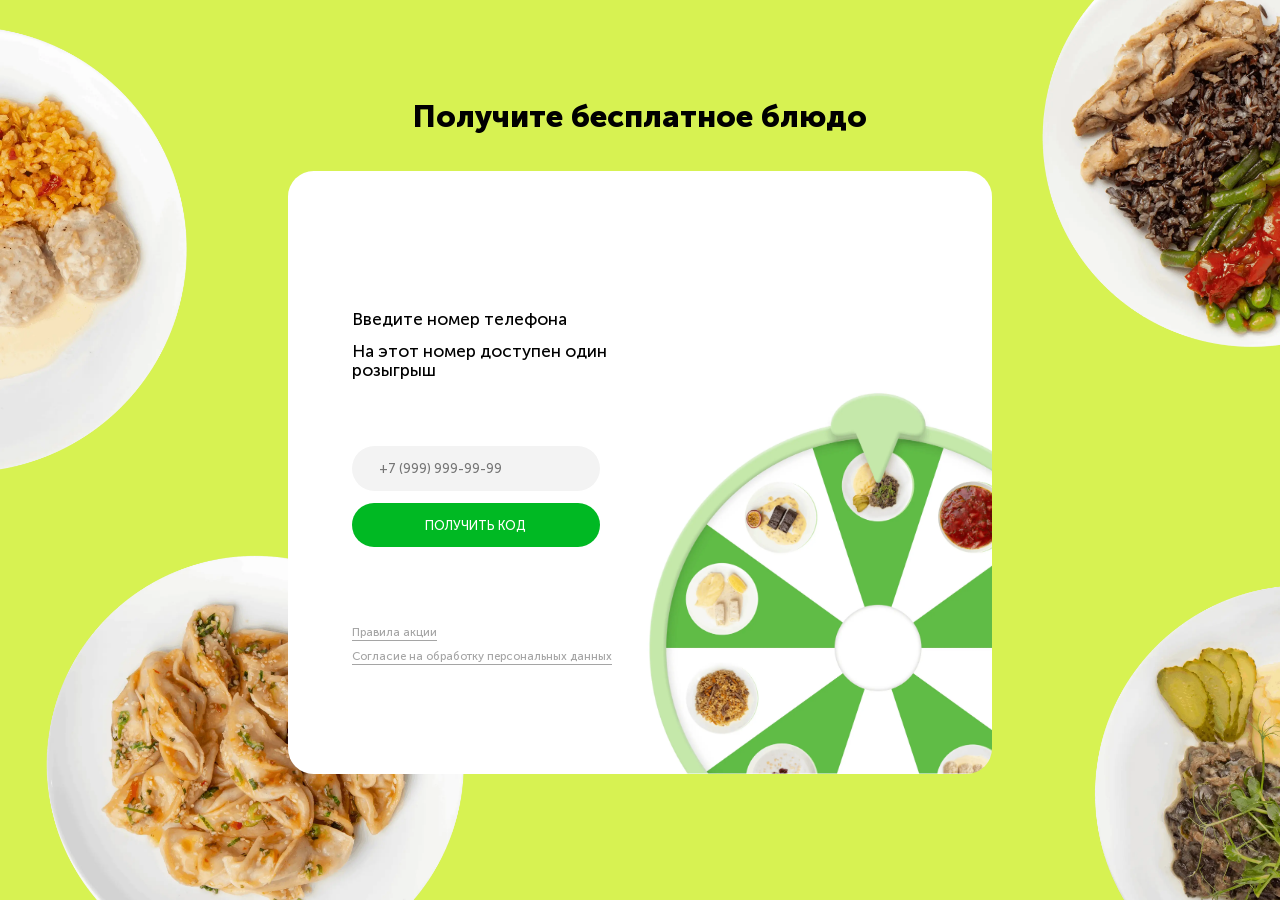
<file: index.html>
<!DOCTYPE html>
<html lang="en">
  <head>
    <meta charset="UTF-8" />
    <meta name="viewport" content="width=device-width, initial-scale=1.0" />
    <title>Fortune</title>
    <link rel="stylesheet" href="style.css" />
  </head>
  <body>
    <div class="toast-container" id="toastContainer"></div>
    <h2>Получите бесплатное блюдо</h2>
    <div class="container">
      <div class="text">
        <p>Введите номер телефона</p>
        <p>На этот номер доступен один розыгрыш</p>
        <div id="phone-form-container">
          <form id="phoneForm">
            <input
                    type="tel"
                    id="phoneInput"
                    placeholder="+7 (999) 999-99-99"
                    maxlength="18"
                    class="form-input"
            />
            <input type="submit" value="Получить код" id="submitPhone" />
          </form>
        </div>
        <div id="code-form-container" class="hidden">
          <p>Мы отправили СМС с кодом на ваш номер</p>
          <form id="codeForm">
            <input
                    type="tel"
                    id="codeInput"
                    placeholder="1234"
                    maxlength="4"
                    class="form-input"
            />
            <input type="submit" value="Подтвердить" id="submitCode" />
          </form>
        </div>
        <a href="#">Правила акции</a>
        <a href="#">Согласие на&nbsp;обработку персональных данных</a>
      </div>
    </div>
    <script src="script.js"></script>
  </body>
 
</html>
</file>
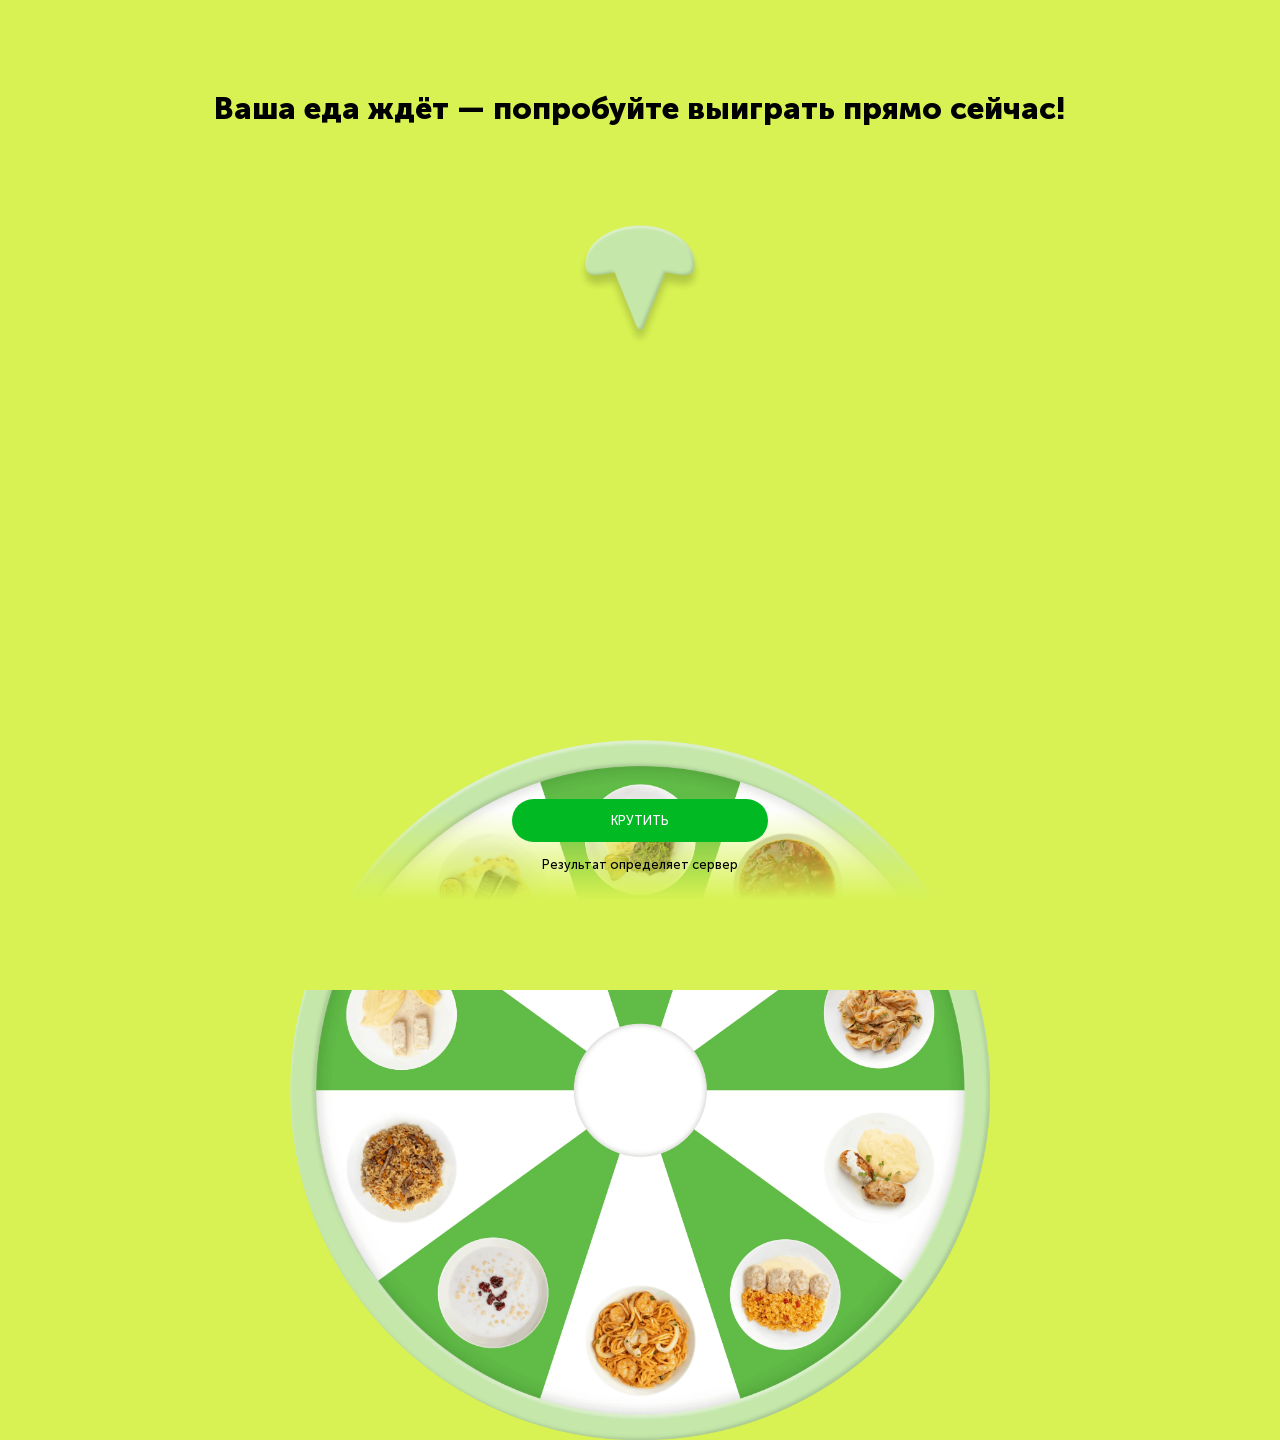
<file: index2.html>
<!DOCTYPE html>
<html lang="en">
<head>
    <meta charset="UTF-8">
    <meta name="viewport" content="width=device-width, initial-scale=1.0">
    <title>Fortune</title>
    <link rel="stylesheet" href="style.css">
    <link rel="stylesheet" href="style2.css">
</head>
<body>
    <h2>Ваша еда ждёт — попробуйте выиграть прямо сейчас!</h2>
    <img src="./img/wheel.webp" alt="wheel" class="wheel" id="wheel">
    <img src="./img/union.webp" alt="union" class="union">
    <input type="submit" value="КРУТИТЬ" id="spinButton">
    <p>Результат определяет сервер</p>
    <div class="gradient"></div>
    <script src="script2.js"></script>
</body>

</html>
</file>
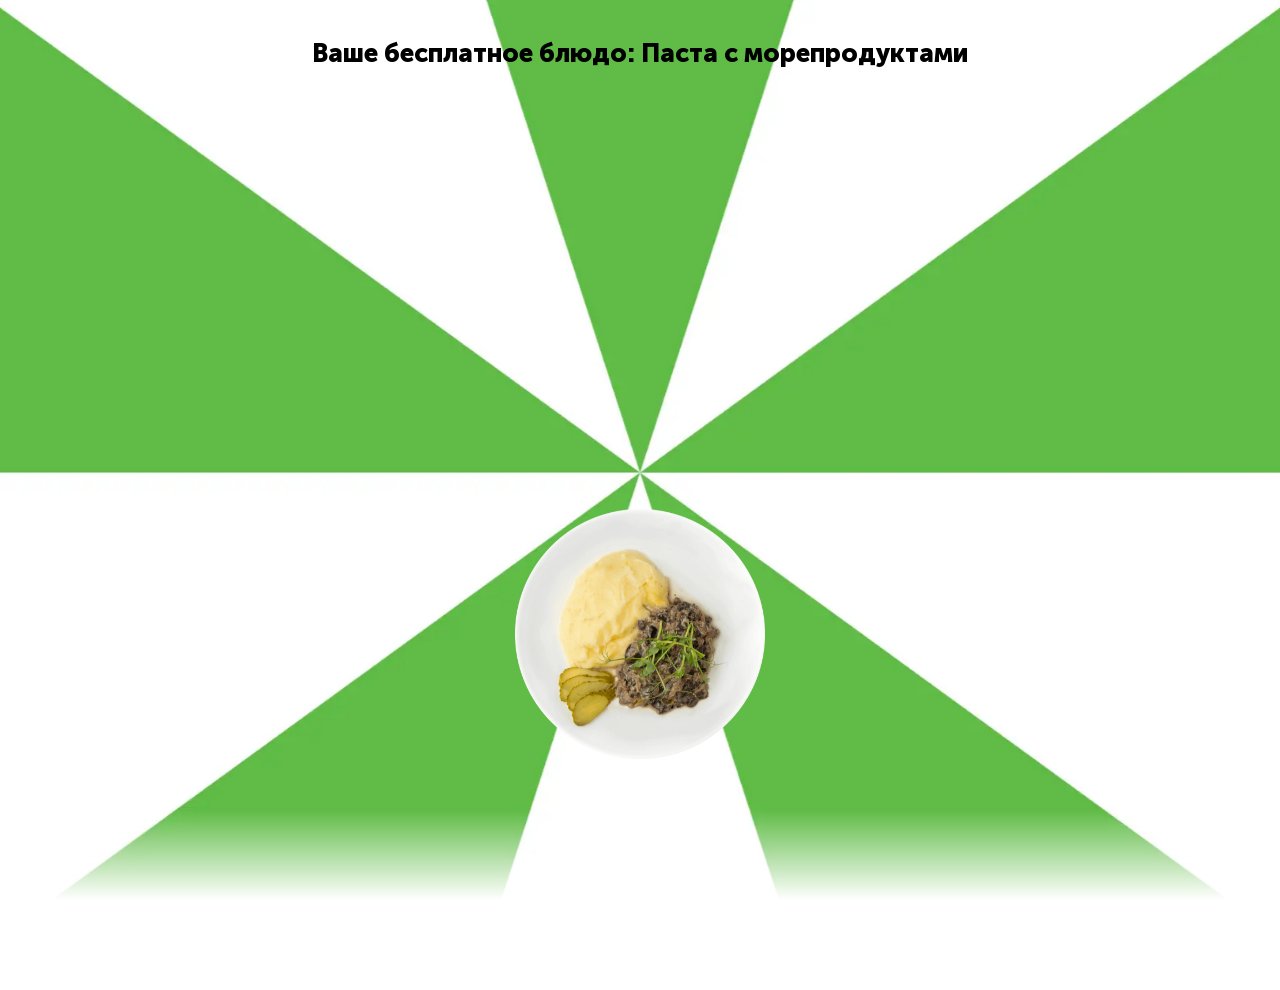
<file: index3.html>
<!DOCTYPE html>
<html lang="en">
<head>
    <meta charset="UTF-8">
    <meta name="viewport" content="width=device-width, initial-scale=1.0">
    <title>Fortune</title>
    <link rel="stylesheet" href="style.css">
    <link rel="stylesheet" href="style3.css">
</head>
<body id="prize">
      <div class="toast-container" id="toastContainer"></div>
    <h2>Ваше бесплатное блюдо: Паста с морепродуктами</h2>
    <div class="bg"></div>
    <img src="./img/1.webp" alt="img" class="food">
    <div class="gradient"></div>
    <script src="script3.js"></script>
</body>

</html>
</file>
<file: style.css>
@font-face {
  font-family: "MuseoSansCyrl-500";
  src: url("./font/MuseoSansCyrl-500.woff") format("woff");
  font-weight: 500;
  font-style: normal;
  font-display: swap;
}
@font-face {
  font-family: "MuseoSansCyrl-700";
  src: url("./font/MuseoSansCyrl-700.woff") format("woff");
  font-weight: 700;
  font-style: normal;
  font-display: swap;
}
@font-face {
  font-family: "MuseoSansCyrl-900";
  src: url("./font/MuseoSansCyrl-900.woff") format("woff");
  font-weight: 900;
  font-style: normal;
  font-display: swap;
}
* {
  margin: 0;
  padding: 0;
  box-sizing: border-box;
  font-family: "MuseoSansCyrl-500";
}
body {
  width: 100vw;
  height: 100vh;
  background-color: #d7f252;
  background-image: url(./img/bg.webp);
  background-repeat: no-repeat;
  background-size: cover;
  background-position: center;
  display: flex;
  flex-direction: column;
  align-items: center;
  justify-content: center;
  overflow: hidden;
}
h2 {
  font-family: "MuseoSansCyrl-900";
  font-size: 2.4vw;
  font-weight: 900;
  color: #000;
  margin-bottom: 5vw;
}
.container {
  width: 55vw;
  height: 67vh;
  background-color: #fff;
  background-image: url(./img/container.webp);
  background-repeat: no-repeat;
  background-size: 95%;
  background-position: right bottom;
  border-radius: 2vw;
  padding: 5vw;
  position: relative;
  top: -2.2vw;
  overflow: hidden;
}
.text {
  width: 100%;
  height: 100%;
  display: flex;
  flex-direction: column;
  align-items: flex-start;
  justify-content: center;
}
p {
  width: 50%;
  font-family: "MuseoSansCyrl-500";
  font-size: 1.35vw;
  font-weight: 500;
  color: #000;
  margin-bottom: 1vw;
  position: relative;
  top: -2vw;
  line-height: 1.5vw;
}
#phone-form-container,
#code-form-container {
    width: 100%;
    height: 30%;
    display: flex;
    flex-direction: column;
    align-items: flex-start;
    justify-content: center;
    position: relative;
    top: 1vw;
}

#phone-form-container form,
#code-form-container form {
    display: contents;
}
input[type="tel"] {
  width: 43%;
  margin-bottom: 1vw;
  border: none;
  outline: none;
  border-radius: 10vw;
  padding: 1.1vw 2vw;
  background-color: #f3f3f3;
  font-family: "MuseoSansCyrl-500";
  font-size: 1vw;
  font-weight: 500;
  color: #000;
  border: .1vw solid transparent;
}
input[type="submit"] {
  width: 43%;
  margin-bottom: 1vw;
  border: none;
  outline: none;
  border-radius: 10vw;
  padding: 1.1vw 2vw;
  background-color: #00b923;
  font-family: "MuseoSansCyrl-500";
  font-size: 1vw;
  font-weight: 500;
  color: #fff;
  text-transform: uppercase;
  transition: .3s ease-in-out;
}
input[type="submit"]:hover {
    cursor: pointer;
    scale: 1.01;
}
a {
  font-family: "MuseoSansCyrl-500";
  font-size: 0.9vw;
  font-weight: 500;
  color: #a5a5a5;
  margin-bottom: 0.8vw;
  position: relative;
  bottom: -5vw;
  text-underline-offset: 0.3vw;
}
#phone-form-container.hidden,
#code-form-container.hidden {
    display: none;
}
.block {
  display: block;
}
.form-input.error {
  border: .1vw solid #ff000021;
}
.toast-container {
  position: fixed;
  top: 50%;
  left: 50%;
  transform: translate(-50%, -50%);
  z-index: 100;
}
.toast {
  background: white;
  border-radius: 1vw;
  padding: 1vw;
  margin-bottom: 1vw;
  box-shadow: 0 0 1vw rgba(0, 0, 0, 0.1);
  transform: translateY(-100px);
  opacity: 0;
  transition: all 0.3s ease;
  max-width: 400px;
  font-family: "MuseoSansCyrl-500";
  font-size: 0.9vw;
  font-weight: 500;
  color: #000;
  text-align: center;
}
.toast.show {
  transform: translateY(0);
  opacity: 1;
}
.toast.error {
  background: #000000;
}
.toast-title {
  font-weight: 700;
  color: #ffffff;
  margin-bottom: 1vw;
}
.toast.error .toast-title {
  color: #ffffff;
}
.toast-description {
  color: #ffffff;
}
.toast.error .toast-description {
  color: #ffffff;
}
@media (max-width: 960px) {
  
  body {
     background-image: none;
  }
    h2 {
        font-size: 3vw;
    }
    .container {
        background-image: url(./img/container-adaptive.webp);
        background-size: cover;
        background-position: 70% 70%;
    }
    .text {
        width: 100%;
        align-items: center;
        text-align: center;
        position: relative;
        top: -10vw;
    }
    #phone-form-container,
    #code-form-container {
        width: 100%;
        align-items: center;
    }
    p {
        width: 70%;
        font-size: 1.8vw;
        line-height: 2vw;
    }
    a {
        font-size: 1.3vw;
    }
    input[type="tel"],
    input[type="submit"] {
        width: 70%;
        margin-bottom: 2vw;
        padding: 2vw;
        font-size: 2vw;
    }
    .toast {
        font-size: 1.5vw;
    }
}
@media (max-width: 480px) {
    body {
      background-image: none;
    }
    h2 {
        width: 80%;
        font-size: 7vw;
        text-align: center;
        margin-bottom: 10vw;
    }
    .container {
        width: 80vw;
        height: 75vh;
        background-image: url(./img/container-adaptive.webp);
        background-position: 70% 70%;
        padding: 5vw;
    }
    .text {
        width: 100%;
        align-items: center;
        text-align: left;
        position: relative;
        top: -15vw;
    }
    #phone-form-container,
    #code-form-container {
        width: 100%;
        align-items: center;
    }
    p {
        width: 90%;
        font-size: 4vw;
        line-height: 4vw;
        top: -6vw;
    }
    a {
        width: 50%;
        font-size: 3vw;
        text-align: center;
        margin-bottom: 2vw;
    }
    input[type="tel"],
    input[type="submit"] {
        width: 95%;
        margin-bottom: 4vw;
        padding: 4vw;
        font-size: 3.5vw;
    }
    .toast {
        width: 90vw;
        font-size: 5vw;
    }
}
</file>
<file: style2.css>
body {
  background-color: #d7f252;
  background-image: none;
  overflow: hidden !important;
  width: 100vw;
  height: 100vh;
  display: flex;
  flex-direction: column;
  align-items: center;
  justify-content: space-around;
}
.wheel {
  width: 700px;
  position: absolute;
  bottom: -60%;
  transition: transform 6s cubic-bezier(0.25, 0.46, 0.45, 0.94);
}
.gradient {
  width: 100%;
  height: 20%;
  position: absolute;
  bottom: -10%;
  background: linear-gradient(#d7f25200, #d7f252, #d7f252);
  z-index: 10;
}
.union {
  width: 10%;
  position: absolute;
  top: 25%;
  left: 50%;
  transform: translateX(-50%);
}
h2 {
  position: absolute;
  top: 10%;
}
input[type="submit"] {
  position: absolute;
  bottom: 5%;
  z-index: 100;
  width: 20%;
}
p {
  position: absolute;
  top: 95%;
  text-align: center;
  z-index: 1000;
  font-size: 1vw;
}
@media (max-width: 960px) {
  .wheel {
    width: 80%;
    bottom: 17%;
  }
  p {
  font-size: 2vw;
}
}
@media (max-width: 480px) {
  h2 {
    width: 90%;
    font-size: 7vw;
  }
  .wheel {
    width: 200%;
    bottom: -62%;
  }
  .union {
    width: 20%;
    top: 30%;
  }
  .gradient {
    height: 40%;
    bottom: 0;
    background: linear-gradient(#d7f25200, #d7f252);
  }
  input[type="submit"] {
    bottom: 5%;
    width: 90%;
    padding: 5vw;
    font-size: 5vw;
  }
  p {
    width: 95%;
    top: 95%;
    font-size: 4vw;
  }

}
</file>
<file: style3.css>
body {
  background-color: #d7f252;
  background-image: none;
  overflow: hidden;
  width: 100vw;
  height: 100vh;
  display: flex;
  flex-direction: column;
  align-items: center;
  justify-content: space-between;
}
input[type="submit"] {
 width: 30%;
}
.submit {
  position: absolute;
  bottom: 5%;
  z-index: 100;
  width: 30%;
  padding: 1.7vw;
  margin-bottom: 1vw;
  border: none;
  outline: none;
  border-radius: 10vw;
  background-color: #00b923;
  font-family: "MuseoSansCyrl-500";
  font-size: 1vw;
  font-weight: 500;
  color: #fff;
  text-transform: uppercase;
  transition: .3s ease-in-out;
  text-align: center;
  text-decoration: none;
}
.submit:hover {
    scale: 1.01;
}
.gradient {
  width: 100%;
  height: 20%;
  position: absolute;
  bottom: -10%;
  background: linear-gradient(#ffffff00, #FFFFFF, #FFFFFF);
  z-index: 10;
}
.food {
    max-width: 250px;
    position: relative;
    top: -11vw;
    animation: scale .7s ease-in-out;
} 
@keyframes scale {
    from {
        scale: 0;
    }
    to {
        scale: 100%;
    }
}
.bg {
    background-image: url(./img/bg3.webp);
    background-repeat: no-repeat;
    background-size: cover;
    background-position: center;
    position: fixed;
    top: -65vh;
    left: -25vw;
    width: 150vw;
    height: 250vh;
    z-index: -1;
    animation: rotate 25s linear infinite;
    transform-origin: center center;
}
@keyframes rotate {
    from {
        rotate: 0deg;
    }
    to {
        rotate: 360deg;
    }
}
h2 {
    width: 80%;
    font-size: 2vw;
    text-align: center;
    position: relative;
    top: 3vw;
    z-index: 1;
}
.badge {
    display: inline-block;
    padding: .7vw 1.5vw;
    background-color: #D7F252;
    border-radius: 10vw;
    color: #000;
    margin-bottom: 1vw;
    text-transform: uppercase;
    font-size: 1vw;
  animation: badge 5s ease-in-out infinite;
}
@keyframes badge {
    0% {
        rotate: 0;
    }
  20% {
    rotate: 2deg;
  }
  40% {
    rotate: -2deg;
  }
  60% {
    rotate: 2deg;
  }
  80% {
    rotate: -2deg;
  }
    100% {
        rotate: 0;
    }
}
@media (max-width: 960px) {
    .bg {
        top: -70vh;
        left: -30vw;
    }
    .food {
        width: 80%;
      top: -20%;
    } 
    h2 {
        font-size: 4vw;
    }
    .submit {
        width: 50%;
        padding: 2vw;
        font-size: 2vw;
    }
  .badge {
 scale: 2;
}
}
@media (max-width: 480px) {
     h2 {
        top: 10vh;
        font-size: 6vw;
       
    }
.bg {
        width: 300vw;
        height: 200vh;
        top: -40vh;
        left: -100vw;
    }
    .food {
        width: 60%;
    } 

    .submit,
  input[type="submit"]{
        width: 90vw;
        padding: 5vw;
        font-size: 4.5vw;
    }
.badge {
  scale: 3.5;
    font-size: 1.5vw;
  margin-bottom: 7vw;
  padding: 1vw 1.5vw; 
}
}
</file>
